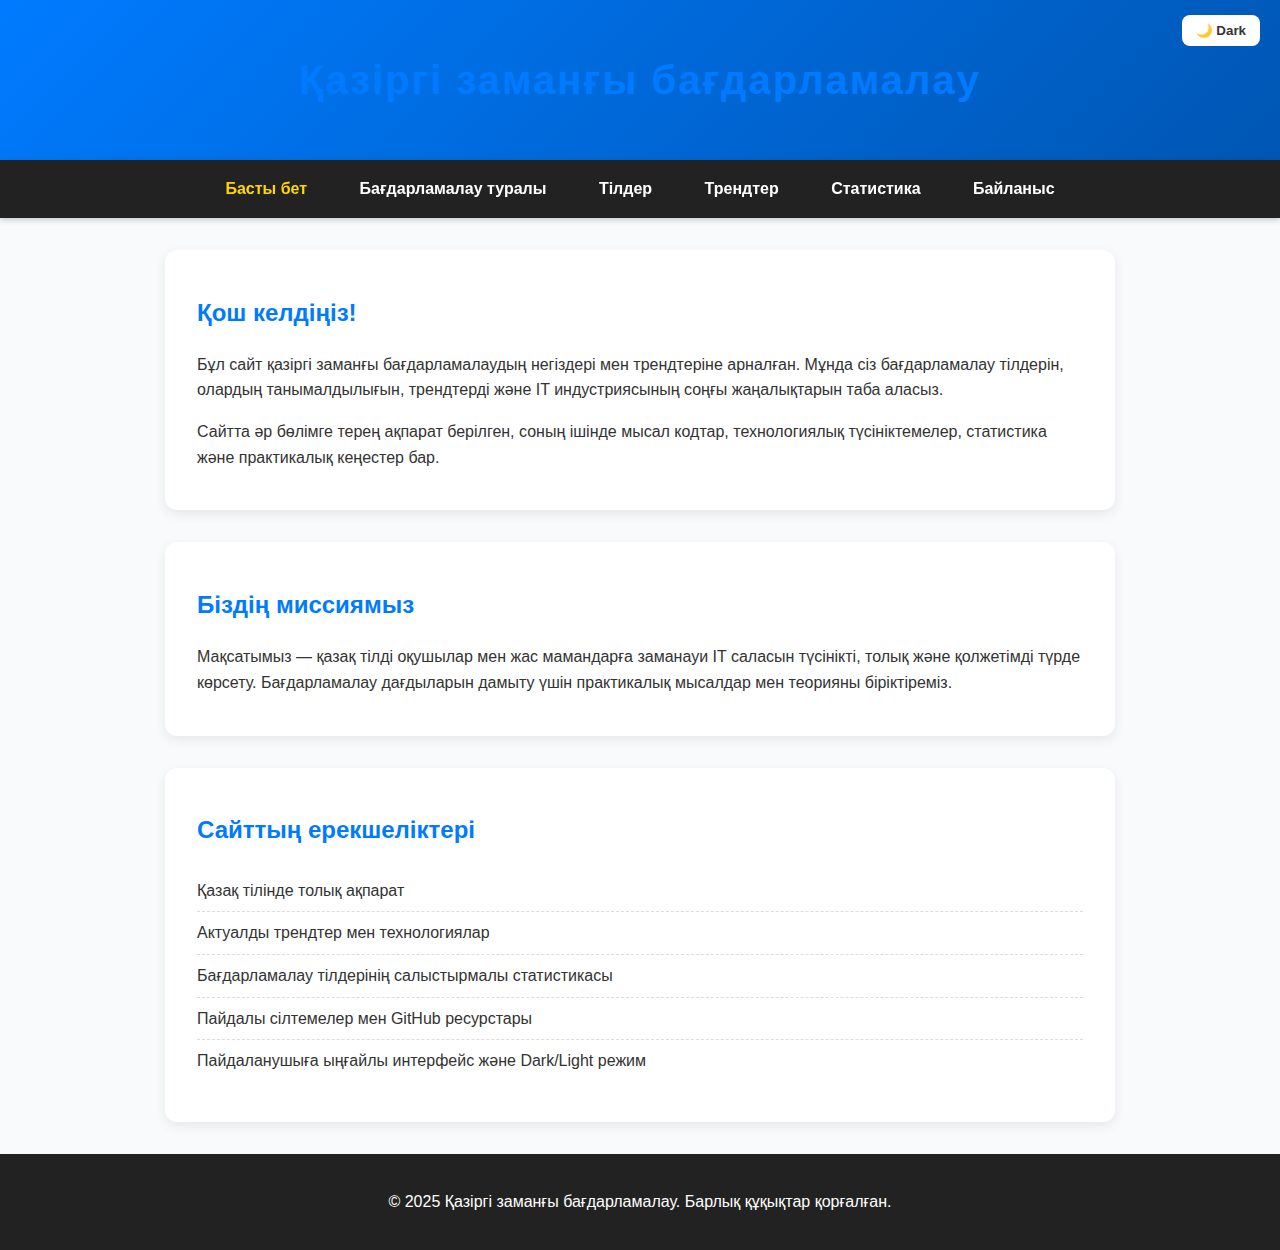
<file: index.html>
<!DOCTYPE html>
<html lang="kk">
<head>
  <meta charset="UTF-8">
  <meta name="viewport" content="width=device-width, initial-scale=1.0">
  <title>Қазіргі заманғы бағдарламалау</title>
  <link rel="stylesheet" href="style.css">
</head>
<body>
  <header>
    <h1>Қазіргі заманғы бағдарламалау</h1>
    <button class="theme-toggle" onclick="toggleTheme()">🌙 Dark</button>
  </header>

  <nav>
    <a href="/site-kazahskiy/index.html" class="active">Басты бет</a>
    <a href="/site-kazahskiy/about.html">Бағдарламалау туралы</a>
    <a href="/site-kazahskiy/languages.html">Тілдер</a>
    <a href="/site-kazahskiy/trends.html">Трендтер</a>
    <a href="/site-kazahskiy/stats.html">Статистика</a>
    <a href="/site-kazahskiy/contact.html">Байланыс</a>
  </nav>

  <div class="container">
    <section id="home">
      <h2>Қош келдіңіз!</h2>
      <p>Бұл сайт қазіргі заманғы бағдарламалаудың негіздері мен трендтеріне арналған. Мұнда сіз бағдарламалау тілдерін, олардың танымалдылығын, трендтерді және IT индустриясының соңғы жаңалықтарын таба аласыз.</p>
      <p>Сайтта әр бөлімге терең ақпарат берілген, соның ішінде мысал кодтар, технологиялық түсініктемелер, статистика және практикалық кеңестер бар.</p>
    </section>

    <section id="intro">
      <h2>Біздің миссиямыз</h2>
      <p>Мақсатымыз — қазақ тілді оқушылар мен жас мамандарға заманауи IT саласын түсінікті, толық және қолжетімді түрде көрсету. Бағдарламалау дағдыларын дамыту үшін практикалық мысалдар мен теорияны біріктіреміз.</p>
    </section>

    <section id="features">
      <h2>Сайттың ерекшеліктері</h2>
      <ul>
        <li>Қазақ тілінде толық ақпарат</li>
        <li>Актуалды трендтер мен технологиялар</li>
        <li>Бағдарламалау тілдерінің салыстырмалы статистикасы</li>
        <li>Пайдалы сілтемелер мен GitHub ресурстары</li>
        <li>Пайдаланушыға ыңғайлы интерфейс және Dark/Light режим</li>
      </ul>
    </section>
  </div>

  <footer>
    <p>&copy; 2025 Қазіргі заманғы бағдарламалау. Барлық құқықтар қорғалған.</p>
  </footer>

  <script src="script.js"></script>
</body>
</html>
</file>
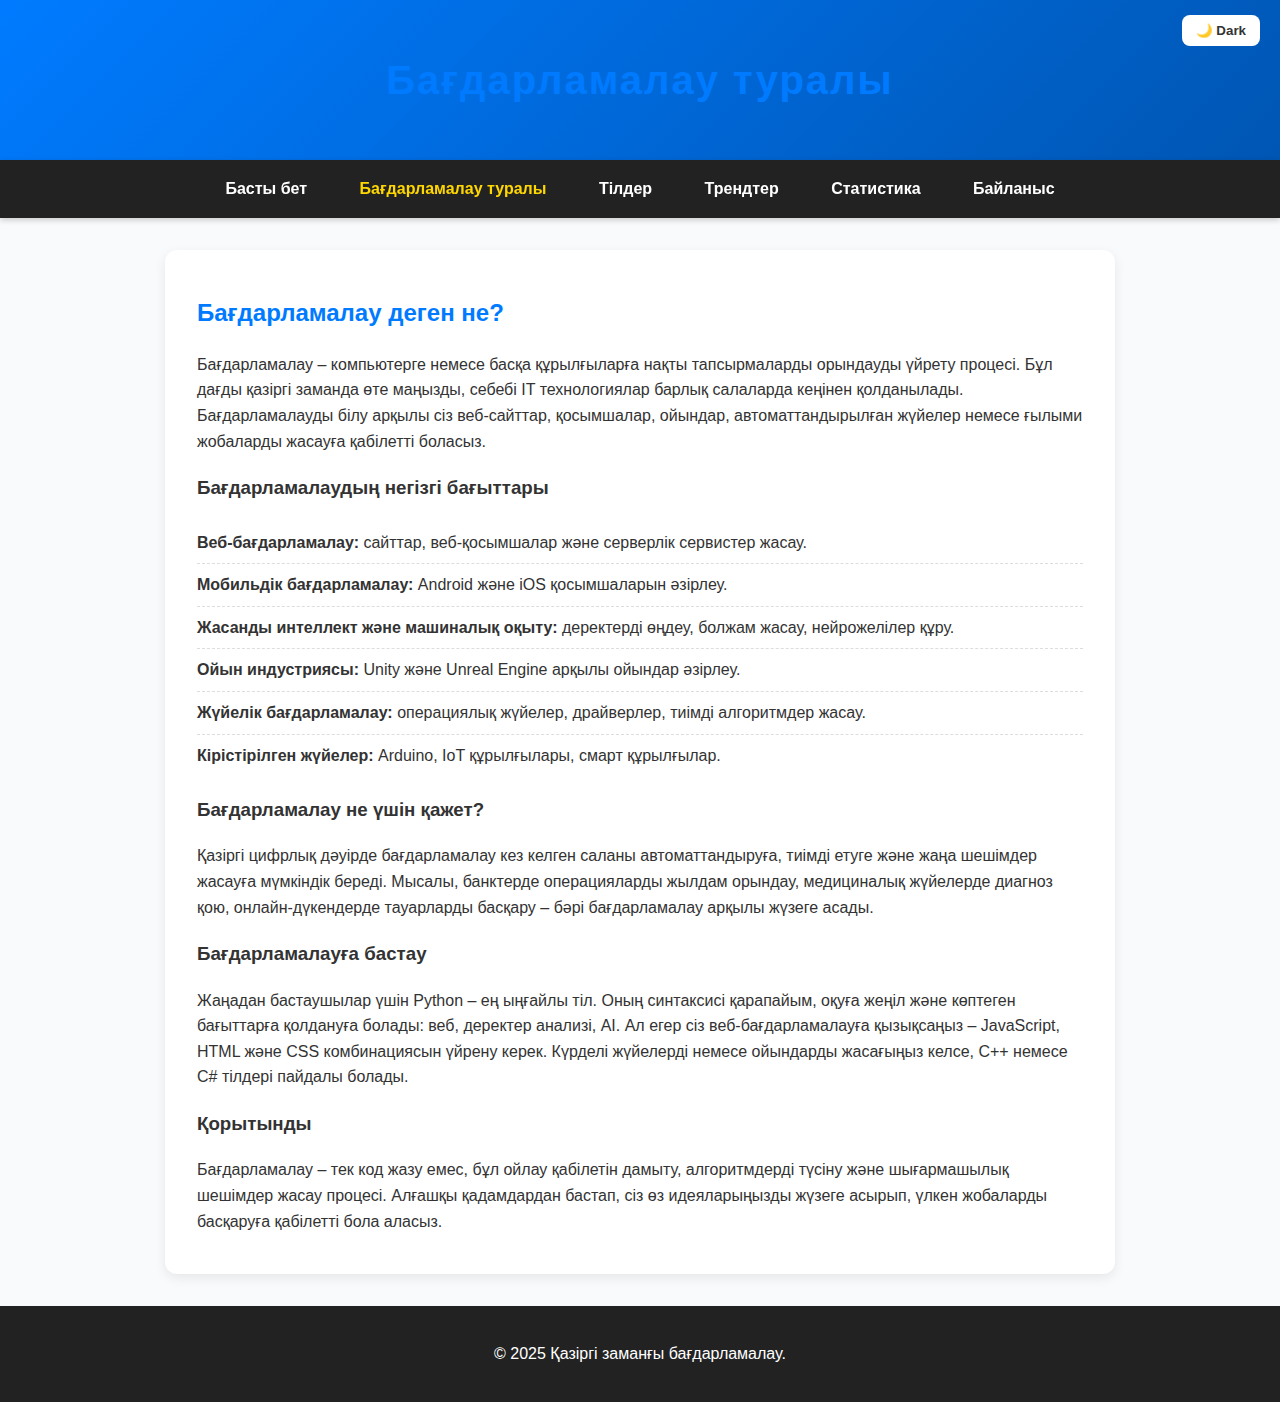
<file: about.html>
<!DOCTYPE html>
<html lang="kk">
<head>
  <meta charset="UTF-8">
  <meta name="viewport" content="width=device-width, initial-scale=1.0">
  <title>Бағдарламалау туралы</title>
  <link rel="stylesheet" href="style.css">
</head>
<body>
<header>
  <h1>Бағдарламалау туралы</h1>
  <button class="theme-toggle" onclick="toggleTheme()">🌙 Dark</button>
</header>

<nav>
  <a href="index.html">Басты бет</a>
  <a href="about.html" class="active">Бағдарламалау туралы</a>
  <a href="languages.html">Тілдер</a>
  <a href="trends.html">Трендтер</a>
  <a href="stats.html">Статистика</a>
  <a href="contact.html">Байланыс</a>
</nav>

<div class="container">
  <section>
    <h2>Бағдарламалау деген не?</h2>
    <p>
      Бағдарламалау – компьютерге немесе басқа құрылғыларға нақты тапсырмаларды орындауды үйрету процесі. 
      Бұл дағды қазіргі заманда өте маңызды, себебі IT технологиялар барлық салаларда кеңінен қолданылады. 
      Бағдарламалауды білу арқылы сіз веб-сайттар, қосымшалар, ойындар, автоматтандырылған жүйелер немесе ғылыми жобаларды жасауға қабілетті боласыз.
    </p>

    <h3>Бағдарламалаудың негізгі бағыттары</h3>
    <ul>
      <li><b>Веб-бағдарламалау:</b> сайттар, веб-қосымшалар және серверлік сервистер жасау.</li>
      <li><b>Мобильдік бағдарламалау:</b> Android және iOS қосымшаларын әзірлеу.</li>
      <li><b>Жасанды интеллект және машиналық оқыту:</b> деректерді өңдеу, болжам жасау, нейрожелілер құру.</li>
      <li><b>Ойын индустриясы:</b> Unity және Unreal Engine арқылы ойындар әзірлеу.</li>
      <li><b>Жүйелік бағдарламалау:</b> операциялық жүйелер, драйверлер, тиімді алгоритмдер жасау.</li>
      <li><b>Кірістірілген жүйелер:</b> Arduino, IoT құрылғылары, смарт құрылғылар.</li>
    </ul>

    <h3>Бағдарламалау не үшін қажет?</h3>
    <p>
      Қазіргі цифрлық дәуірде бағдарламалау кез келген саланы автоматтандыруға, тиімді етуге және жаңа шешімдер жасауға мүмкіндік береді. 
      Мысалы, банктерде операцияларды жылдам орындау, медициналық жүйелерде диагноз қою, онлайн-дүкендерде тауарларды басқару – бәрі бағдарламалау арқылы жүзеге асады.
    </p>

    <h3>Бағдарламалауға бастау</h3>
    <p>
      Жаңадан бастаушылар үшін Python – ең ыңғайлы тіл. Оның синтаксисі қарапайым, оқуға жеңіл және көптеген бағыттарға қолдануға болады: веб, деректер анализі, AI. 
      Ал егер сіз веб-бағдарламалауға қызықсаңыз – JavaScript, HTML және CSS комбинациясын үйрену керек. 
      Күрделі жүйелерді немесе ойындарды жасағыңыз келсе, C++ немесе C# тілдері пайдалы болады.
    </p>

    <h3>Қорытынды</h3>
    <p>
      Бағдарламалау – тек код жазу емес, бұл ойлау қабілетін дамыту, алгоритмдерді түсіну және шығармашылық шешімдер жасау процесі. 
      Алғашқы қадамдардан бастап, сіз өз идеяларыңызды жүзеге асырып, үлкен жобаларды басқаруға қабілетті бола аласыз.
    </p>
  </section>
</div>

<footer>
  <p>&copy; 2025 Қазіргі заманғы бағдарламалау.</p>
</footer>
<script src="script.js"></script>
</body>
</html>
</file>
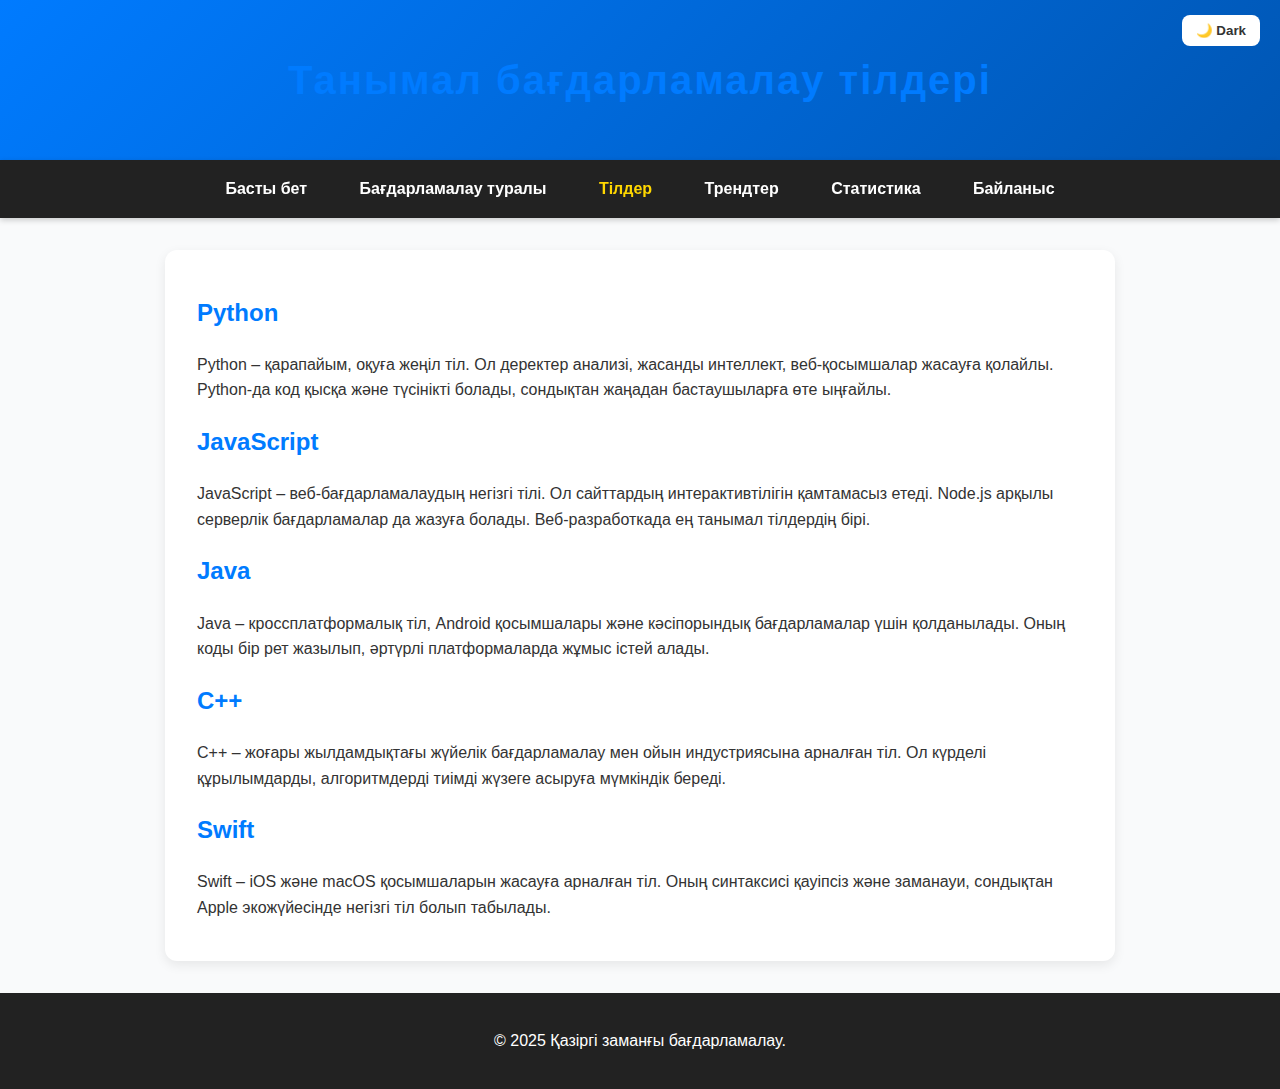
<file: languages.html>
<!DOCTYPE html>
<html lang="kk">
<head>
  <meta charset="UTF-8">
  <meta name="viewport" content="width=device-width, initial-scale=1.0">
  <title>Бағдарламалау тілдері</title>
  <link rel="stylesheet" href="style.css">
</head>
<body>
<header>
  <h1>Танымал бағдарламалау тілдері</h1>
  <button class="theme-toggle" onclick="toggleTheme()">🌙 Dark</button>
</header>

<nav>
  <a href="index.html">Басты бет</a>
  <a href="about.html">Бағдарламалау туралы</a>
  <a href="languages.html" class="active">Тілдер</a>
  <a href="trends.html">Трендтер</a>
  <a href="stats.html">Статистика</a>
  <a href="contact.html">Байланыс</a>
</nav>

<div class="container">
  <section>
    <h2>Python</h2>
    <p>
      Python – қарапайым, оқуға жеңіл тіл. Ол деректер анализі, жасанды интеллект, веб-қосымшалар жасауға қолайлы. 
      Python-да код қысқа және түсінікті болады, сондықтан жаңадан бастаушыларға өте ыңғайлы.
    </p>

    <h2>JavaScript</h2>
    <p>
      JavaScript – веб-бағдарламалаудың негізгі тілі. Ол сайттардың интерактивтілігін қамтамасыз етеді. 
      Node.js арқылы серверлік бағдарламалар да жазуға болады. Веб-разработкада ең танымал тілдердің бірі.
    </p>

    <h2>Java</h2>
    <p>
      Java – кроссплатформалық тіл, Android қосымшалары және кәсіпорындық бағдарламалар үшін қолданылады. 
      Оның коды бір рет жазылып, әртүрлі платформаларда жұмыс істей алады.
    </p>

    <h2>C++</h2>
    <p>
      C++ – жоғары жылдамдықтағы жүйелік бағдарламалау мен ойын индустриясына арналған тіл. 
      Ол күрделі құрылымдарды, алгоритмдерді тиімді жүзеге асыруға мүмкіндік береді.
    </p>

    <h2>Swift</h2>
    <p>
      Swift – iOS және macOS қосымшаларын жасауға арналған тіл. 
      Оның синтаксисі қауіпсіз және заманауи, сондықтан Apple экожүйесінде негізгі тіл болып табылады.
    </p>
  </section>
</div>

<footer>
  <p>&copy; 2025 Қазіргі заманғы бағдарламалау.</p>
</footer>
<script src="script.js"></script>
</body>
</html>
</file>
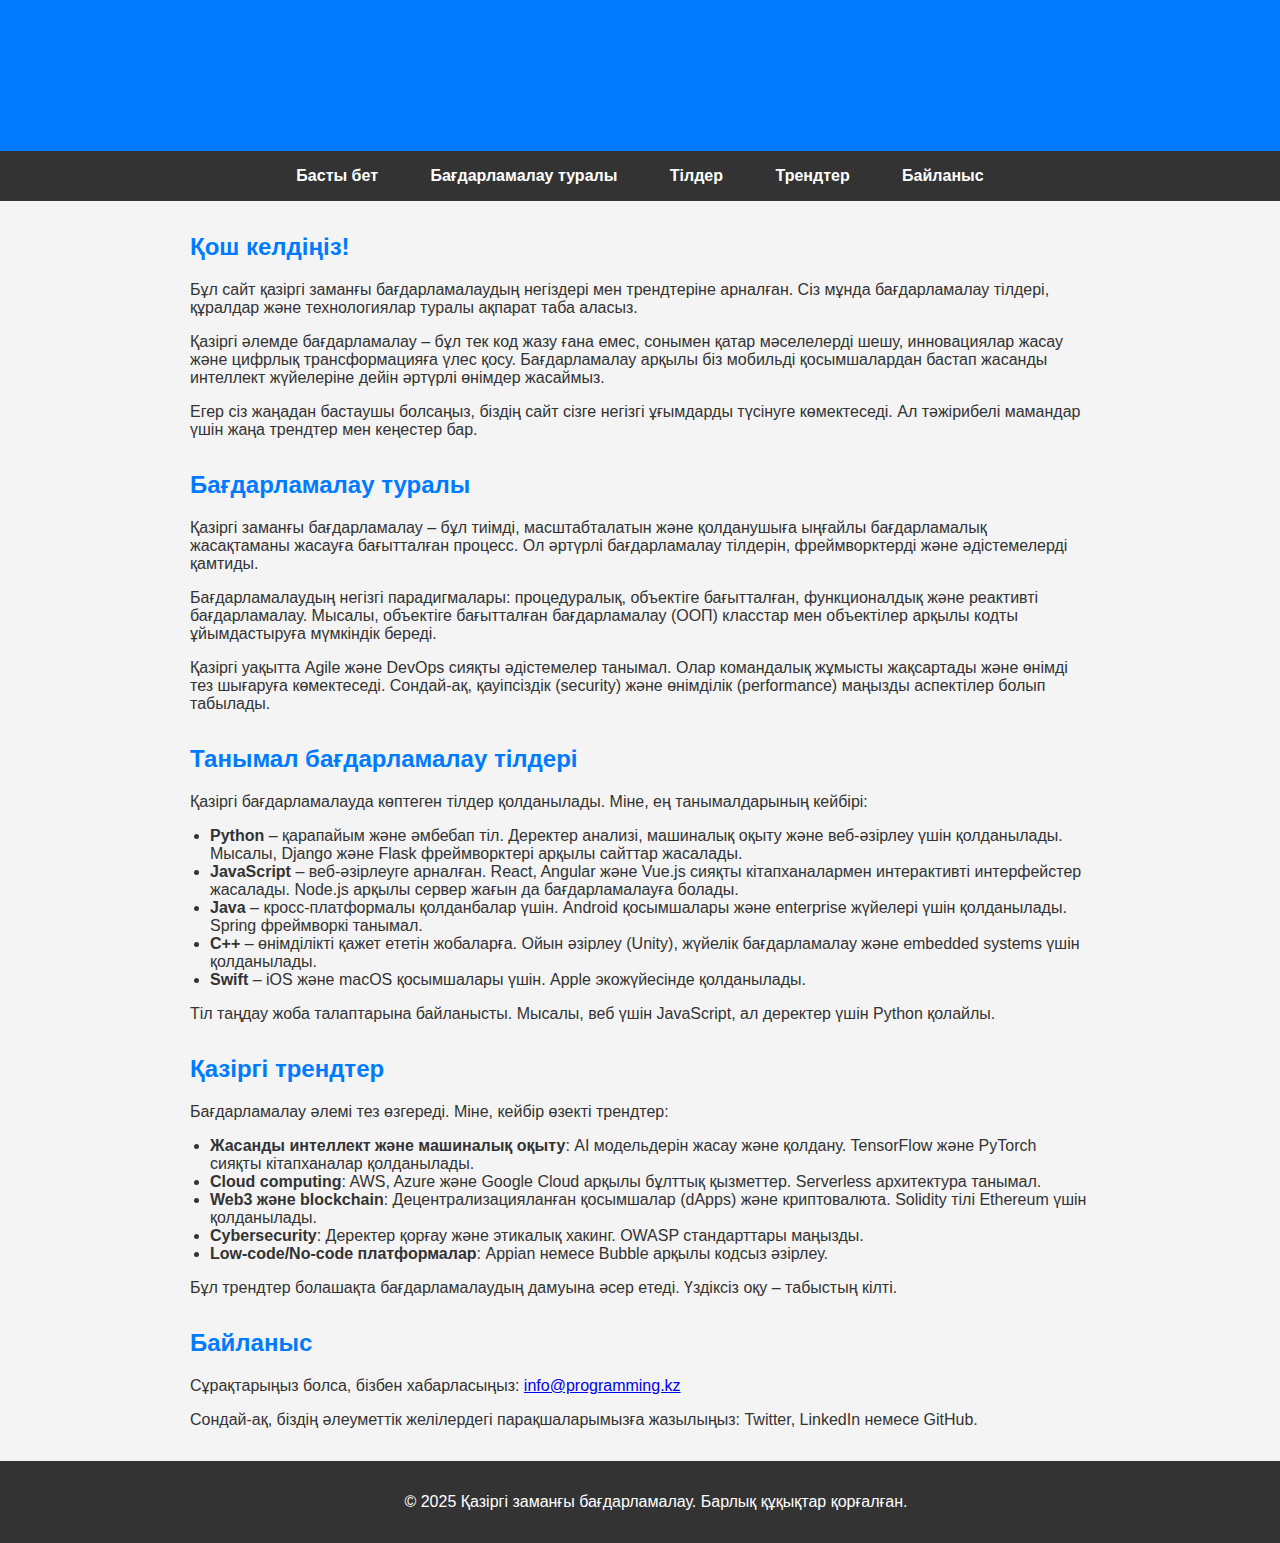
<file: saitik.html>
<!DOCTYPE html>
<html lang="kk">
<head>
    <meta charset="UTF-8">
    <meta name="viewport" content="width=device-width, initial-scale=1.0">
    <title>Қазіргі заманғы бағдарламалау</title>
    <style>
        html {
            scroll-behavior: smooth;
        }
        body {
            font-family: Arial, sans-serif;
            margin: 0;
            padding: 0;
            background-color: #f4f4f4;
            color: #333;
        }
        header {
            background-color: #007bff;
            color: white;
            text-align: center;
            padding: 3em 2em; /* Увеличил padding для лучшей видимости */
        }
        header h1 {
            font-size: 3em; /* Увеличил размер шрифта заголовка */
            margin: 0;
        }
        nav {
            background-color: #333;
            padding: 1em;
            text-align: center;
            position: sticky;
            top: 0;
            z-index: 1000;
        }
        nav a {
            color: white;
            margin: 0 1.5em;
            text-decoration: none;
            font-weight: bold;
            transition: color 0.3s, transform 0.3s;
        }
        nav a:hover {
            color: #ffd700; /* Изменил цвет при наведении на золотой для лучшей видимости */
            transform: scale(1.1); /* Легкое увеличение при наведении */
        }
        .container {
            max-width: 900px; /* Увеличил ширину для больше контента */
            margin: 2em auto;
            padding: 0 20px;
        }
        h1, h2 {
            color: #007bff;
        }
        section {
            margin-bottom: 2em;
        }
        ul {
            list-style-type: disc;
            padding-left: 20px;
        }
        footer {
            background-color: #333;
            color: white;
            text-align: center;
            padding: 1em;
            width: 100%;
        }
    </style>
</head>
<body>
    <header>
        <h1>Қазіргі заманғы бағдарламалау</h1>
    </header>
    <nav>
        <a href="#home">Басты бет</a>
        <a href="#about">Бағдарламалау туралы</a>
        <a href="#languages">Тілдер</a>
        <a href="#trends">Трендтер</a> <!-- Новый раздел для больше информации -->
        <a href="#contact">Байланыс</a>
    </nav>
    <div class="container">
        <section id="home">
            <h2>Қош келдіңіз!</h2>
            <p>Бұл сайт қазіргі заманғы бағдарламалаудың негіздері мен трендтеріне арналған. Сіз мұнда бағдарламалау тілдері, құралдар және технологиялар туралы ақпарат таба аласыз.</p>
            <p>Қазіргі әлемде бағдарламалау – бұл тек код жазу ғана емес, сонымен қатар мәселелерді шешу, инновациялар жасау және цифрлық трансформацияға үлес қосу. Бағдарламалау арқылы біз мобильді қосымшалардан бастап жасанды интеллект жүйелеріне дейін әртүрлі өнімдер жасаймыз.</p>
            <p>Егер сіз жаңадан бастаушы болсаңыз, біздің сайт сізге негізгі ұғымдарды түсінуге көмектеседі. Ал тәжірибелі мамандар үшін жаңа трендтер мен кеңестер бар.</p>
        </section>
        <section id="about">
            <h2>Бағдарламалау туралы</h2>
            <p>Қазіргі заманғы бағдарламалау – бұл тиімді, масштабталатын және қолданушыға ыңғайлы бағдарламалық жасақтаманы жасауға бағытталған процесс. Ол әртүрлі бағдарламалау тілдерін, фреймворктерді және әдістемелерді қамтиды.</p>
            <p>Бағдарламалаудың негізгі парадигмалары: процедуралық, объектіге бағытталған, функционалдық және реактивті бағдарламалау. Мысалы, объектіге бағытталған бағдарламалау (ООП) класстар мен объектілер арқылы кодты ұйымдастыруға мүмкіндік береді.</p>
            <p>Қазіргі уақытта Agile және DevOps сияқты әдістемелер танымал. Олар командалық жұмысты жақсартады және өнімді тез шығаруға көмектеседі. Сондай-ақ, қауіпсіздік (security) және өнімділік (performance) маңызды аспектілер болып табылады.</p>
        </section>
        <section id="languages">
            <h2>Танымал бағдарламалау тілдері</h2>
            <p>Қазіргі бағдарламалауда көптеген тілдер қолданылады. Міне, ең танымалдарының кейбірі:</p>
            <ul>
                <li><strong>Python</strong> – қарапайым және әмбебап тіл. Деректер анализі, машиналық оқыту және веб-әзірлеу үшін қолданылады. Мысалы, Django және Flask фреймворктері арқылы сайттар жасалады.</li>
                <li><strong>JavaScript</strong> – веб-әзірлеуге арналған. React, Angular және Vue.js сияқты кітапханалармен интерактивті интерфейстер жасалады. Node.js арқылы сервер жағын да бағдарламалауға болады.</li>
                <li><strong>Java</strong> – кросс-платформалы қолданбалар үшін. Android қосымшалары және enterprise жүйелері үшін қолданылады. Spring фреймворкі танымал.</li>
                <li><strong>C++</strong> – өнімділікті қажет ететін жобаларға. Ойын әзірлеу (Unity), жүйелік бағдарламалау және embedded systems үшін қолданылады.</li>
                <li><strong>Swift</strong> – iOS және macOS қосымшалары үшін. Apple экожүйесінде қолданылады.</li>
            </ul>
            <p>Тіл таңдау жоба талаптарына байланысты. Мысалы, веб үшін JavaScript, ал деректер үшін Python қолайлы.</p>
        </section>
        <section id="trends">
            <h2>Қазіргі трендтер</h2>
            <p>Бағдарламалау әлемі тез өзгереді. Міне, кейбір өзекті трендтер:</p>
            <ul>
                <li><strong>Жасанды интеллект және машиналық оқыту</strong>: AI модельдерін жасау және қолдану. TensorFlow және PyTorch сияқты кітапханалар қолданылады.</li>
                <li><strong>Cloud computing</strong>: AWS, Azure және Google Cloud арқылы бұлттық қызметтер. Serverless архитектура танымал.</li>
                <li><strong>Web3 және blockchain</strong>: Децентрализацияланған қосымшалар (dApps) және криптовалюта. Solidity тілі Ethereum үшін қолданылады.</li>
                <li><strong>Cybersecurity</strong>: Деректер қорғау және этикалық хакинг. OWASP стандарттары маңызды.</li>
                <li><strong>Low-code/No-code платформалар</strong>: Appian немесе Bubble арқылы кодсыз әзірлеу.</li>
            </ul>
            <p>Бұл трендтер болашақта бағдарламалаудың дамуына әсер етеді. Үздіксіз оқу – табыстың кілті.</p>
        </section>
        <section id="contact">
            <h2>Байланыс</h2>
            <p>Сұрақтарыңыз болса, бізбен хабарласыңыз: <a href="mailto:info@programming.kz">info@programming.kz</a></p>
            <p>Сондай-ақ, біздің әлеуметтік желілердегі парақшаларымызға жазылыңыз: Twitter, LinkedIn немесе GitHub.</p>
        </section>
    </div>
    <footer>
        <p>&copy; 2025 Қазіргі заманғы бағдарламалау. Барлық құқықтар қорғалған.</p>
    </footer>
</body>
</html>
</file>
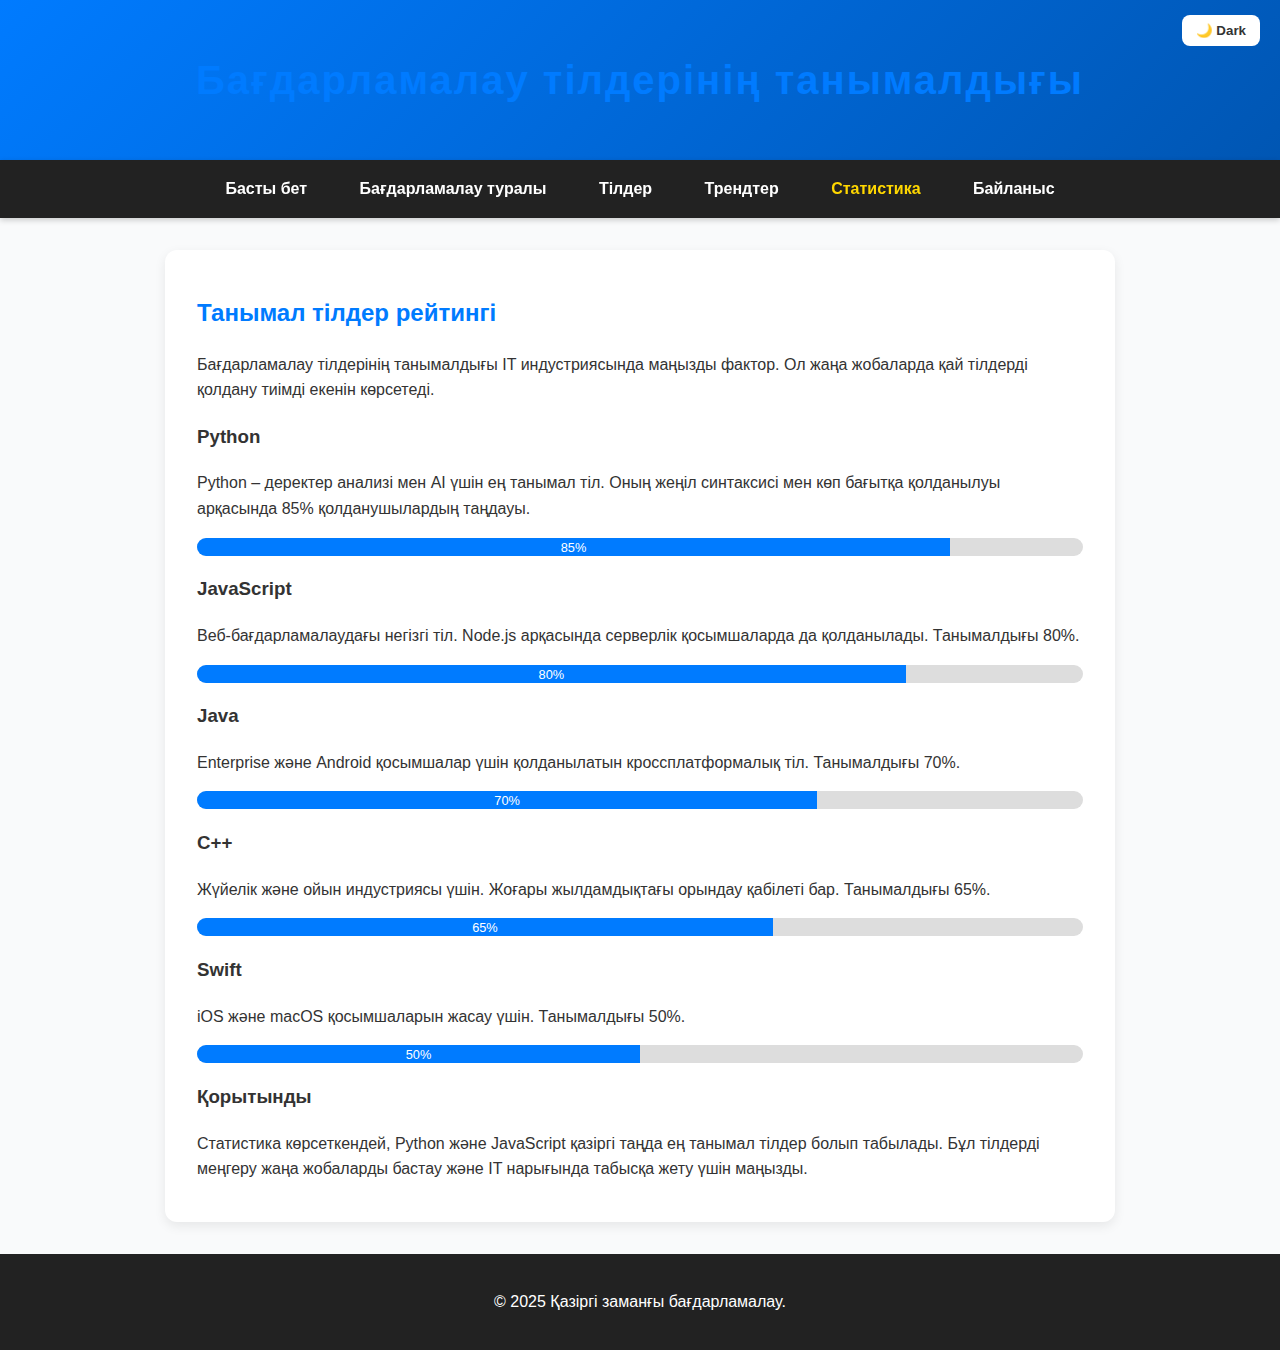
<file: stats.html>
<!DOCTYPE html>
<html lang="kk">
<head>
  <meta charset="UTF-8">
  <meta name="viewport" content="width=device-width, initial-scale=1.0">
  <title>Бағдарламалау тілдерінің статистикасы</title>
  <link rel="stylesheet" href="style.css">
</head>
<body>
<header>
  <h1>Бағдарламалау тілдерінің танымалдығы</h1>
  <button class="theme-toggle" onclick="toggleTheme()">🌙 Dark</button>
</header>

<nav>
  <a href="index.html">Басты бет</a>
  <a href="about.html">Бағдарламалау туралы</a>
  <a href="languages.html">Тілдер</a>
  <a href="trends.html">Трендтер</a>
  <a href="stats.html" class="active">Статистика</a>
  <a href="contact.html">Байланыс</a>
</nav>

<div class="container">
  <section>
    <h2>Танымал тілдер рейтингі</h2>
    <p>
      Бағдарламалау тілдерінің танымалдығы IT индустриясында маңызды фактор. 
      Ол жаңа жобаларда қай тілдерді қолдану тиімді екенін көрсетеді.
    </p>

    <h3>Python</h3>
    <p>Python – деректер анализі мен AI үшін ең танымал тіл. Оның жеңіл синтаксисі мен көп бағытқа қолданылуы арқасында 85% қолданушылардың таңдауы.</p>
    <div class="progress"><div class="progress-bar" style="width: 85%;">85%</div></div>

    <h3>JavaScript</h3>
    <p>Веб-бағдарламалаудағы негізгі тіл. Node.js арқасында серверлік қосымшаларда да қолданылады. Танымалдығы 80%.</p>
    <div class="progress"><div class="progress-bar" style="width: 80%;">80%</div></div>

    <h3>Java</h3>
    <p>Enterprise және Android қосымшалар үшін қолданылатын кроссплатформалық тіл. Танымалдығы 70%.</p>
    <div class="progress"><div class="progress-bar" style="width: 70%;">70%</div></div>

    <h3>C++</h3>
    <p>Жүйелік және ойын индустриясы үшін. Жоғары жылдамдықтағы орындау қабілеті бар. Танымалдығы 65%.</p>
    <div class="progress"><div class="progress-bar" style="width: 65%;">65%</div></div>

    <h3>Swift</h3>
    <p>iOS және macOS қосымшаларын жасау үшін. Танымалдығы 50%.</p>
    <div class="progress"><div class="progress-bar" style="width: 50%;">50%</div></div>

    <h3>Қорытынды</h3>
    <p>
      Статистика көрсеткендей, Python және JavaScript қазіргі таңда ең танымал тілдер болып табылады. 
      Бұл тілдерді меңгеру жаңа жобаларды бастау және IT нарығында табысқа жету үшін маңызды.
    </p>
  </section>
</div>

<footer>
  <p>&copy; 2025 Қазіргі заманғы бағдарламалау.</p>
</footer>
<script src="script.js"></script>
</body>
</html>
</file>
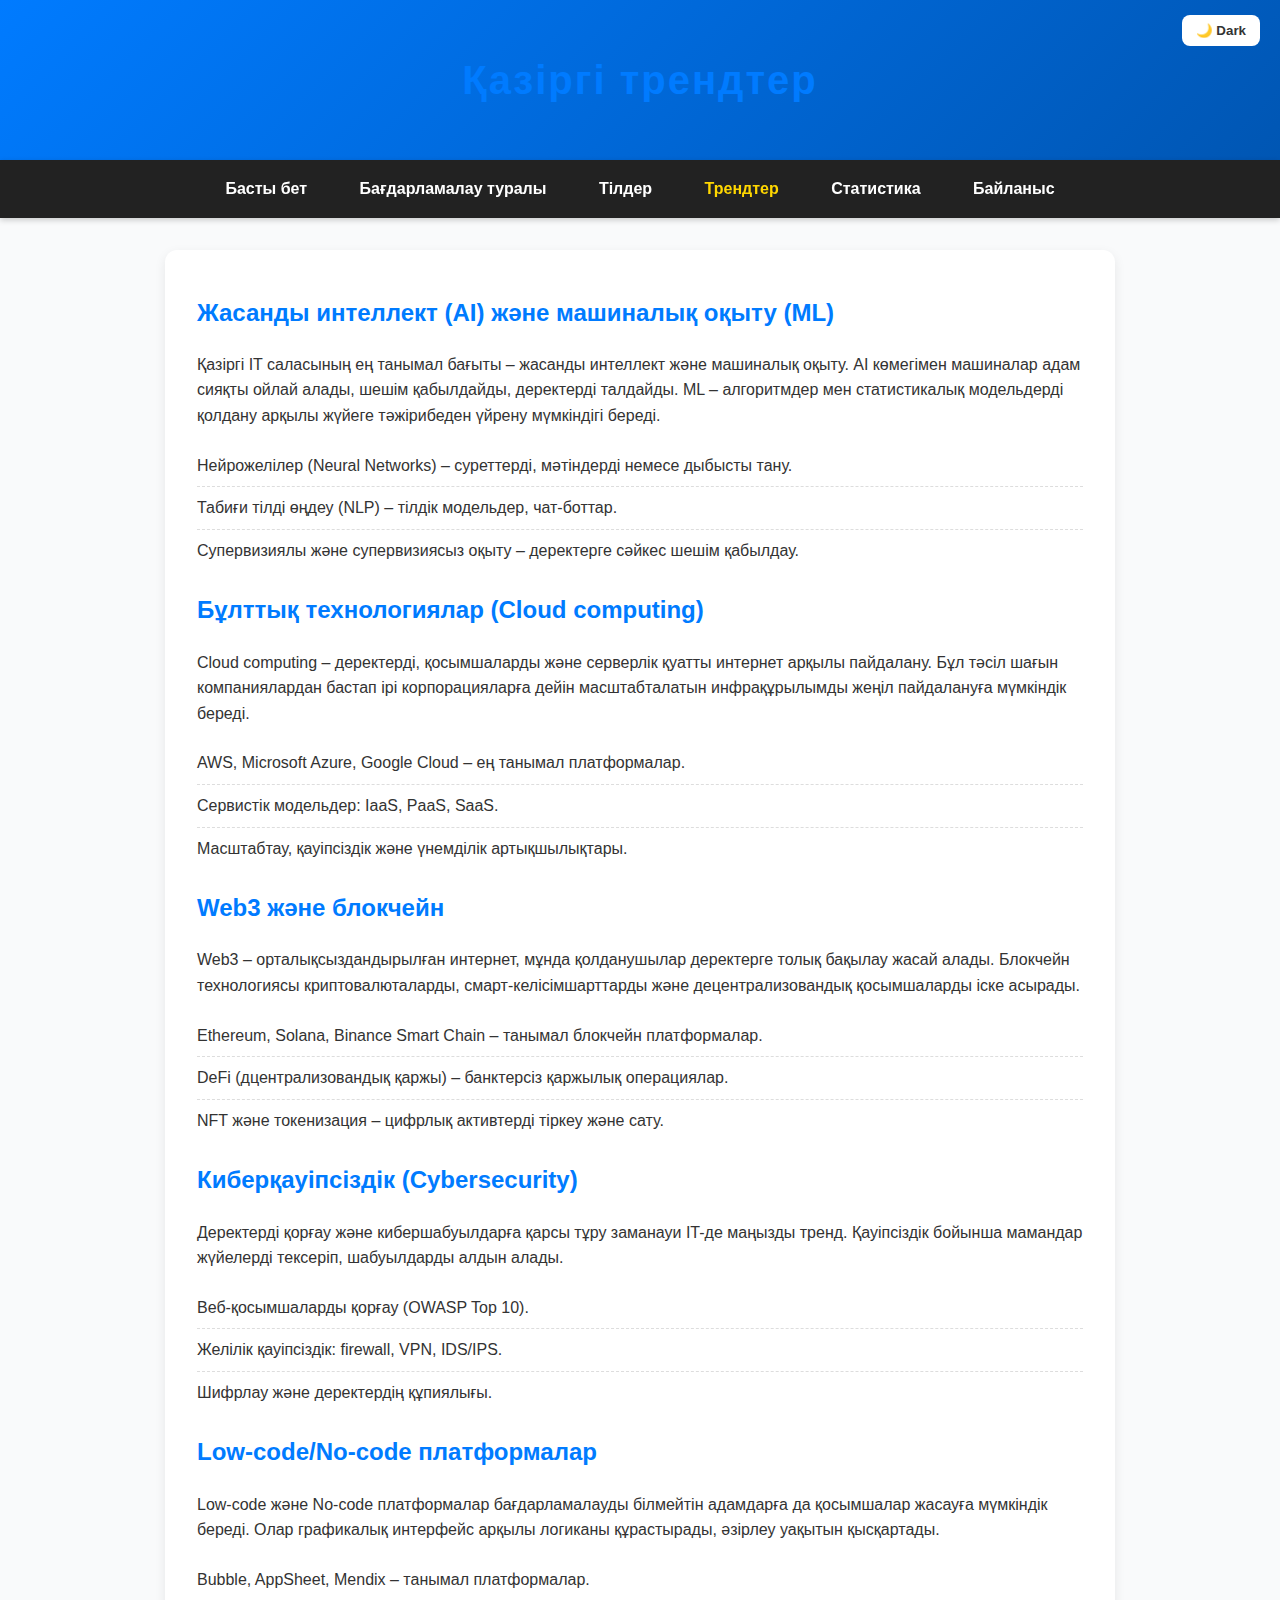
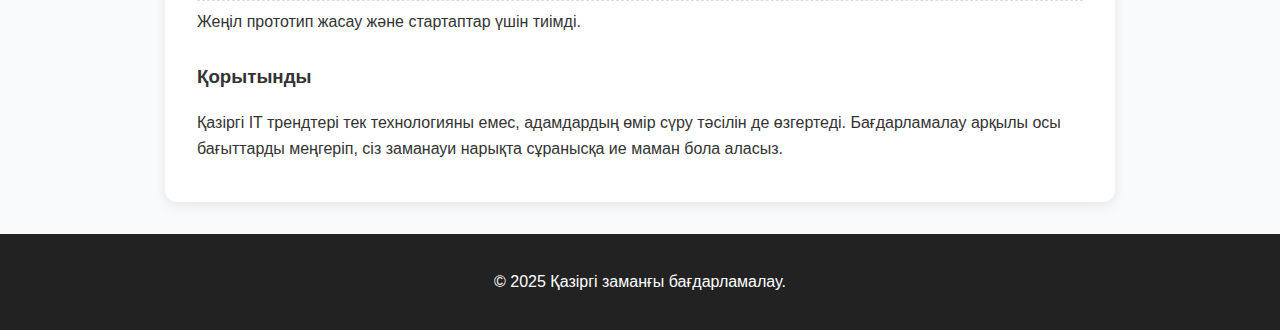
<file: trends.html>
<!DOCTYPE html>
<html lang="kk">
<head>
  <meta charset="UTF-8">
  <meta name="viewport" content="width=device-width, initial-scale=1.0">
  <title>Қазіргі трендтер</title>
  <link rel="stylesheet" href="style.css">
</head>
<body>
<header>
  <h1>Қазіргі трендтер</h1>
  <button class="theme-toggle" onclick="toggleTheme()">🌙 Dark</button>
</header>

<nav>
  <a href="index.html">Басты бет</a>
  <a href="about.html">Бағдарламалау туралы</a>
  <a href="languages.html">Тілдер</a>
  <a href="trends.html" class="active">Трендтер</a>
  <a href="stats.html">Статистика</a>
  <a href="contact.html">Байланыс</a>
</nav>

<div class="container">
  <section>
    <h2>Жасанды интеллект (AI) және машиналық оқыту (ML)</h2>
    <p>
      Қазіргі IT саласының ең танымал бағыты – жасанды интеллект және машиналық оқыту. 
      AI көмегімен машиналар адам сияқты ойлай алады, шешім қабылдайды, деректерді талдайды. 
      ML – алгоритмдер мен статистикалық модельдерді қолдану арқылы жүйеге тәжірибеден үйрену мүмкіндігі береді.
    </p>
    <ul>
      <li>Нейрожелілер (Neural Networks) – суреттерді, мәтіндерді немесе дыбысты тану.</li>
      <li>Табиғи тілді өңдеу (NLP) – тілдік модельдер, чат-боттар.</li>
      <li>Супервизиялы және супервизиясыз оқыту – деректерге сәйкес шешім қабылдау.</li>
    </ul>

    <h2>Бұлттық технологиялар (Cloud computing)</h2>
    <p>
      Cloud computing – деректерді, қосымшаларды және серверлік қуатты интернет арқылы пайдалану. 
      Бұл тәсіл шағын компаниялардан бастап ірі корпорацияларға дейін масштабталатын инфрақұрылымды жеңіл пайдалануға мүмкіндік береді.
    </p>
    <ul>
      <li>AWS, Microsoft Azure, Google Cloud – ең танымал платформалар.</li>
      <li>Сервистік модельдер: IaaS, PaaS, SaaS.</li>
      <li>Масштабтау, қауіпсіздік және үнемділік артықшылықтары.</li>
    </ul>

    <h2>Web3 және блокчейн</h2>
    <p>
      Web3 – орталықсыздандырылған интернет, мұнда қолданушылар деректерге толық бақылау жасай алады. 
      Блокчейн технологиясы криптовалюталарды, смарт-келісімшарттарды және децентрализовандық қосымшаларды іске асырады.
    </p>
    <ul>
      <li>Ethereum, Solana, Binance Smart Chain – танымал блокчейн платформалар.</li>
      <li>DeFi (дцентрализовандық қаржы) – банктерсіз қаржылық операциялар.</li>
      <li>NFT және токенизация – цифрлық активтерді тіркеу және сату.</li>
    </ul>

    <h2>Киберқауіпсіздік (Cybersecurity)</h2>
    <p>
      Деректерді қорғау және кибершабуылдарға қарсы тұру заманауи IT-де маңызды тренд. 
      Қауіпсіздік бойынша мамандар жүйелерді тексеріп, шабуылдарды алдын алады.
    </p>
    <ul>
      <li>Веб-қосымшаларды қорғау (OWASP Top 10).</li>
      <li>Желілік қауіпсіздік: firewall, VPN, IDS/IPS.</li>
      <li>Шифрлау және деректердің құпиялығы.</li>
    </ul>

    <h2>Low-code/No-code платформалар</h2>
    <p>
      Low-code және No-code платформалар бағдарламалауды білмейтін адамдарға да қосымшалар жасауға мүмкіндік береді. 
      Олар графикалық интерфейс арқылы логиканы құрастырады, әзірлеу уақытын қысқартады.
    </p>
    <ul>
      <li>Bubble, AppSheet, Mendix – танымал платформалар.</li>
      <li>Жеңіл прототип жасау және стартаптар үшін тиімді.</li>
    </ul>

    <h3>Қорытынды</h3>
    <p>
      Қазіргі IT трендтері тек технологияны емес, адамдардың өмір сүру тәсілін де өзгертеді. 
      Бағдарламалау арқылы осы бағыттарды меңгеріп, сіз заманауи нарықта сұранысқа ие маман бола аласыз.
    </p>
  </section>
</div>

<footer>
  <p>&copy; 2025 Қазіргі заманғы бағдарламалау.</p>
</footer>
<script src="script.js"></script>
</body>
</html>
</file>
<file: style.css>
/* --- Общие стили --- */
html {
  scroll-behavior: smooth;
}
body {
  font-family: 'Segoe UI', Arial, sans-serif;
  margin: 0;
  padding: 0;
  background-color: #f9fafb;
  color: #333;
  line-height: 1.6;
  transition: background 0.3s, color 0.3s;
}

/* --- Темная тема --- */
body.dark {
  background: #121212;
  color: #e4e4e4;
}
body.dark header {
  background: linear-gradient(135deg, #222, #111);
}
body.dark nav {
  background: #000;
}
body.dark section {
  background: #1e1e1e;
  color: #e4e4e4;
}
body.dark footer {
  background: #000;
}

/* --- Header --- */
header {
  background: linear-gradient(135deg, #007bff, #0056b3);
  color: white;
  text-align: center;
  padding: 3em 2em;
  box-shadow: 0 4px 10px rgba(0,0,0,0.2);
  position: relative;
}
header h1 {
  font-size: 2.5em;
  margin: 0;
  letter-spacing: 2px;
  animation: fadeInDown 1.2s ease;
}

/* --- Кнопка темы --- */
.theme-toggle {
  position: absolute;
  top: 15px;
  right: 20px;
  padding: 8px 14px;
  border: none;
  background: white;
  color: #333;
  font-weight: bold;
  border-radius: 8px;
  cursor: pointer;
  transition: background 0.3s, transform 0.2s;
}
.theme-toggle:hover {
  background: #ffd700;
  transform: scale(1.05);
}

/* --- Навигация --- */
nav {
  background-color: #222;
  padding: 1em;
  text-align: center;
  position: sticky;
  top: 0;
  z-index: 1000;
  box-shadow: 0 2px 6px rgba(0,0,0,0.2);
}
nav a {
  color: white;
  margin: 0 1.5em;
  text-decoration: none;
  font-weight: bold;
  transition: color 0.3s, transform 0.2s;
}
nav a:hover, nav a.active {
  color: #ffd700;
  transform: translateY(-2px);
}

/* --- Контейнер --- */
.container {
  max-width: 950px;
  margin: 2em auto;
  padding: 0 20px;
}

/* --- Секции --- */
section {
  background: white;
  border-radius: 12px;
  padding: 1.5em 2em;
  margin-bottom: 2em;
  box-shadow: 0 4px 12px rgba(0,0,0,0.08);
  transition: transform 0.3s, box-shadow 0.3s, background 0.3s;
  opacity: 0;
  transform: translateY(30px);
}
section.visible {
  opacity: 1;
  transform: translateY(0);
  transition: all 0.6s ease-out;
}
section:hover {
  transform: translateY(-5px);
  box-shadow: 0 6px 18px rgba(0,0,0,0.15);
}

h1, h2 {
  color: #007bff;
}
body.dark h1, body.dark h2 {
  color: #66aaff;
}

ul {
  list-style-type: none;
  padding-left: 0;
}
ul li {
  padding: 8px 0;
  border-bottom: 1px dashed #ddd;
}
ul li:last-child {
  border-bottom: none;
}

/* --- Прогресс бары --- */
.progress-container {
  margin-top: 1em;
}
.progress {
  background: #ddd;
  border-radius: 20px;
  overflow: hidden;
  margin: 8px 0;
}
.progress-bar {
  height: 18px;
  text-align: center;
  color: white;
  font-size: 0.8em;
  background: #007bff;
  width: 0;
  transition: width 1.2s ease;
}

/* --- Контакты --- */
.profile-card {
  display: flex;
  align-items: center;
  gap: 15px;
  background: #f0f0f0;
  padding: 1em;
  border-radius: 12px;
  margin-top: 1em;
}
.profile-card img {
  width: 70px;
  height: 70px;
  border-radius: 50%;
  object-fit: cover;
  border: 2px solid #007bff;
}
body.dark .profile-card {
  background: #222;
}

/* --- Footer --- */
footer {
  background: #222;
  color: white;
  text-align: center;
  padding: 1.2em;
  margin-top: 2em;
}

/* --- Анимации --- */
@keyframes fadeInDown {
  from { opacity: 0; transform: translateY(-30px); }
  to { opacity: 1; transform: translateY(0); }
}
</file>
